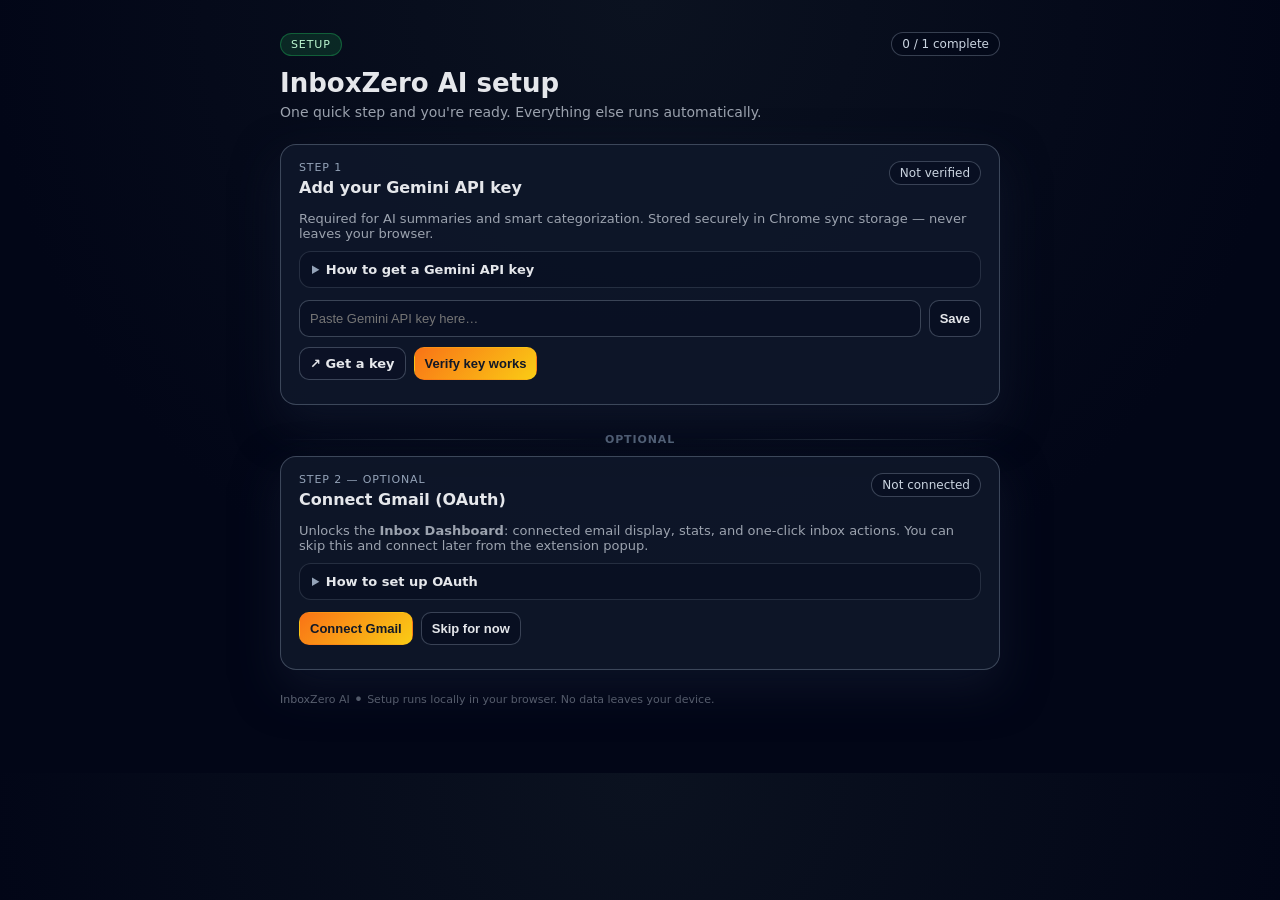
<file: onboarding/index.html>
<!DOCTYPE html>
<html lang="en">
<head>
  <meta charset="UTF-8">
  <title>InboxZero AI – Setup</title>
  <link rel="stylesheet" href="onboarding.css">
</head>
<body>
  <div class="page">
    <header class="hero">
      <div class="hero-top">
        <div class="hero-badge">Setup</div>
        <div id="progressPill" class="pill">0 / 1 complete</div>
      </div>
      <h1>InboxZero AI setup</h1>
      <p class="hero-sub">One quick step and you're ready. Everything else runs automatically.</p>
    </header>

    <main>
      <!-- STEP 1: Gemini API Key (active, required) -->
      <section id="stepGemini" class="card step-card">
        <div class="step-head">
          <div>
            <div class="step-kicker">Step 1</div>
            <h2>Add your Gemini API key</h2>
          </div>
          <div id="statusGemini" class="status pending">Not verified</div>
        </div>

        <p class="subtle">
          Required for AI summaries and smart categorization. Stored securely in Chrome sync storage — never leaves your browser.
        </p>

        <details class="details">
          <summary>How to get a Gemini API key</summary>
          <ol class="steps">
            <li>Open <a href="https://aistudio.google.com/app/apikey" target="_blank" rel="noreferrer">Google AI Studio – API Keys</a>.</li>
            <li>Sign in with any Google account.</li>
            <li>Click <strong>Create API key</strong> and copy it.</li>
            <li>Paste it below and click <strong>Save</strong>.</li>
            <li>Click <strong>Verify key works</strong> to complete setup.</li>
          </ol>
          <p class="hint">
            <strong>NO_API_KEY</strong> → click Save before verifying.<br>
            <strong>API error 4xx/5xx</strong> → key is invalid or rate-limited. Create a new one.
          </p>
        </details>

        <div class="input-row">
          <input id="geminiKeyInput" class="text-input" placeholder="Paste Gemini API key here…">
          <button id="btnSaveGeminiKey" class="btn">Save</button>
        </div>

        <div class="actions">
          <a class="btn link" href="https://aistudio.google.com/app/apikey" target="_blank" rel="noreferrer">↗ Get a key</a>
          <button id="btnTestGemini" class="btn primary">Verify key works</button>
        </div>
        <div id="msgGemini" class="msg"></div>
      </section>

      <!-- STEP 2: OAuth — Optional -->
      <div class="optional-step-wrapper">
        <div class="divider-optional">
          <div class="divider-line"></div>
          <div class="divider-label">Optional</div>
          <div class="divider-line"></div>
        </div>

        <section id="stepOAuth" class="card step-card oauth-card">
          <div class="step-head">
            <div>
              <div class="step-kicker">Step 2 — Optional</div>
              <h2>Connect Gmail (OAuth)</h2>
            </div>
            <div id="statusOAuth" class="status pending">Not connected</div>
          </div>

          <p class="subtle">
            Unlocks the <strong>Inbox Dashboard</strong>: connected email display, stats, and one-click inbox actions. You can skip this and connect later from the extension popup.
          </p>

          <details class="details">
            <summary>How to set up OAuth</summary>
            <ol class="steps">
              <li>Create a project in <a href="https://console.cloud.google.com/" target="_blank" rel="noreferrer">Google Cloud Console</a>.</li>
              <li>Enable <strong>Gmail API</strong> for that project.</li>
              <li>Set up the <strong>OAuth consent screen</strong> (External, Testing mode, add your Gmail as test user).</li>
              <li>Create an OAuth client ID for <strong>Chrome Extension</strong>.</li>
              <li>Paste your extension ID from <code>chrome://extensions</code> as the Item ID.</li>
              <li>Copy the OAuth <strong>Client ID</strong> into <code>manifest.json</code> under <code>oauth2.client_id</code>.</li>
              <li>Reload the extension, then click <strong>Connect Gmail</strong> below.</li>
            </ol>
          </details>

          <div class="actions">
            <button id="btnConnectOAuth" class="btn primary">Connect Gmail</button>
            <button id="btnDisconnectOAuth" class="btn hidden">Disconnect</button>
            <button id="btnSkipOAuth" class="btn">Skip for now</button>
          </div>
          <div id="msgOAuth" class="msg"></div>
        </section>
      </div>

      <!-- Done card -->
      <section id="doneCard" class="card done-card hidden">
        <div class="done-top">
          <div class="status success">✓ All set</div>
          <div class="pill">1 / 1 complete</div>
        </div>
        <h2>Setup complete</h2>
        <p class="subtle">Your Gemini key is verified. Open Gmail and InboxZero AI will enhance every email automatically.</p>
        <div class="actions">
          <a href="https://mail.google.com/" target="_blank" rel="noreferrer" class="btn primary">Open Gmail →</a>
        </div>
        <div class="hint">Tip: Pin the extension to your toolbar so the dashboard is one click away.</div>
      </section>
    </main>

    <footer class="footer">
      <span>InboxZero AI</span>
      <span class="dot">•</span>
      <span>Setup runs locally in your browser. No data leaves your device.</span>
    </footer>
  </div>

  <script src="onboarding.js"></script>
</body>
</html>
</file>
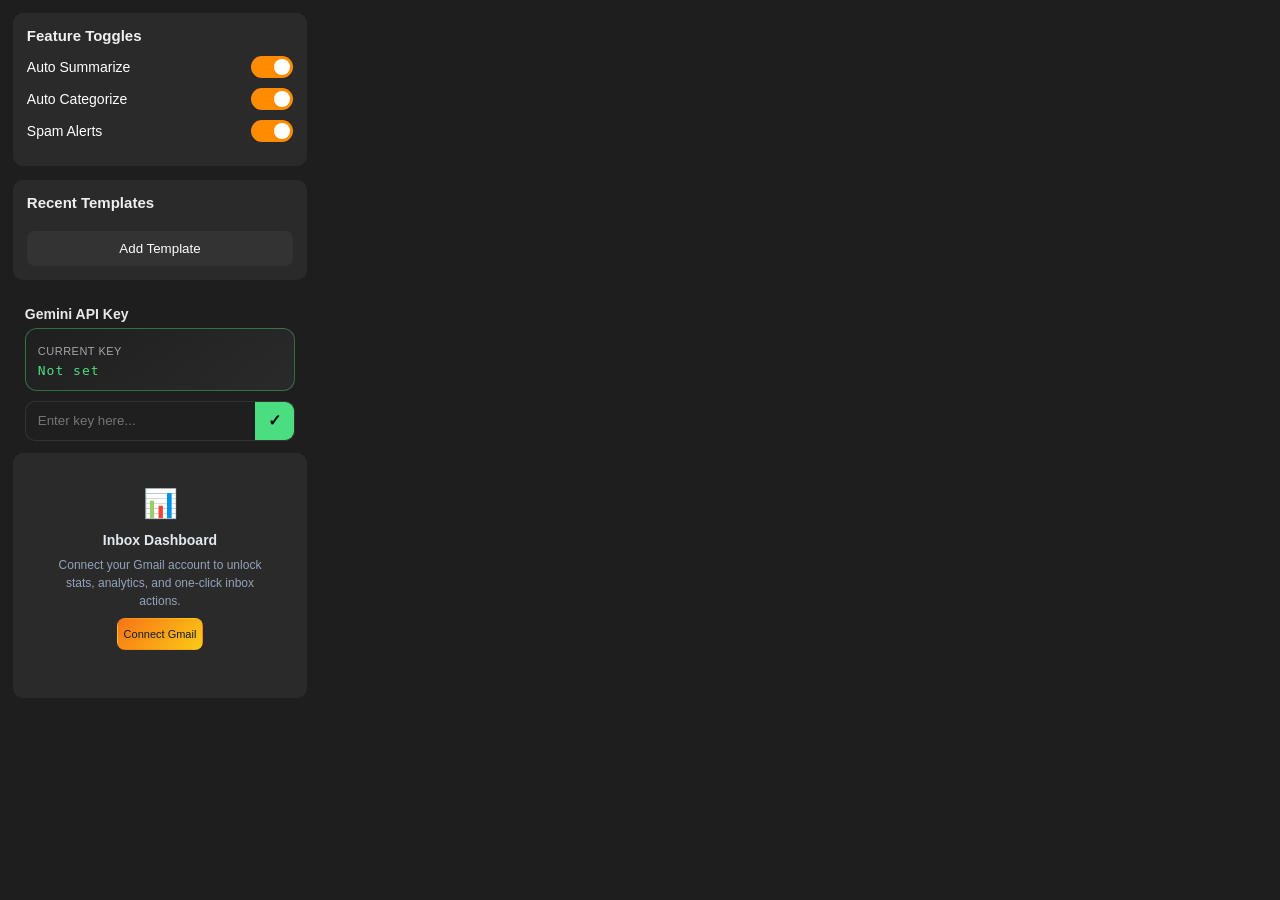
<file: popup/popup.html>
<!DOCTYPE html>
<html lang="en">
<head>
    <meta charset="UTF-8">
    <title>InboxZero AI</title>
    <link rel="stylesheet" href="popup.css">
</head>
<body>
    <div class="container">

        <!-- FEATURE TOGGLES -->
        <div class="section">
            <h2>Feature Toggles</h2>
            <div class="toggle-row">
                <span>Auto Summarize</span>
                <label class="switch">
                    <input type="checkbox" id="toggleSummarize" checked>
                    <span class="slider"></span>
                </label>
            </div>
            <div class="toggle-row">
                <span>Auto Categorize</span>
                <label class="switch">
                    <input type="checkbox" id="toggleCategorize" checked>
                    <span class="slider"></span>
                </label>
            </div>
            <div class="toggle-row">
                <span>Spam Alerts</span>
                <label class="switch">
                    <input type="checkbox" id="toggleSpam" checked>
                    <span class="slider"></span>
                </label>
            </div>
        </div>

        <!-- TEMPLATES -->
        <div class="section">
            <h2>Recent Templates</h2>
            <div class="template-list" id="templateList"></div>
            <div class="template-area">
                <button class="template-btn" id="addTemplateBtn">Add Template</button>
                <div class="template-wrap" id="addTemplateWrap">
                    <input id="templateInput" class="template-input" placeholder="Type template text here...">
                    <button class="template-send" id="saveTemplate">✓</button>
                    <button class="template-cancel" id="cancelTemplate">✕</button>
                </div>
            </div>
        </div>

        <!-- API KEY -->
        <div class="api-section">
            <div class="api-header">
                <h3>Gemini API Key</h3>
            </div>
            <div id="keyContainer" class="key-container">
                <span class="key-label">Current Key</span>
                <div id="keyDisplay" class="key-display">Not set</div>
            </div>
            <div class="api-input-row">
                <input id="apiInput" class="api-input" placeholder="Enter key here...">
                <button id="saveKey" class="api-send">✓</button>
            </div>
        </div>

        <!-- DASHBOARD (OAuth-gated) -->
        <div class="section popup-oauth-section" id="dashboardSection">

            <!-- OAuth connect prompt — shown when not connected -->
            <div id="oauthGate" class="oauth-gate">
                <div class="oauth-gate-icon">📊</div>
                <div class="oauth-gate-title">Inbox Dashboard</div>
                <div class="oauth-gate-sub">Connect your Gmail account to unlock stats, analytics, and one-click inbox actions.</div>
                <button id="btnPopupConnect" class="qa-btn primary">Connect Gmail</button>
                <div id="msgPopupOAuth" class="dashboard-status"></div>
            </div>

            <!-- Dashboard — shown when OAuth is connected -->
            <div id="dashboardContent" class="hidden">
                <div class="dashboard-header-row">
                    <h2>Inbox Dashboard</h2>
                    <button id="btnPopupDisconnect" class="qa-btn small">Disconnect</button>
                </div>

                <div class="account-row">
                    <div class="account-left">
                        <div class="metric-label">Connected Gmail</div>
                        <div id="connectedEmail" class="account-email">--</div>
                    </div>
                    <button id="switchGmailBtn" class="qa-btn">Switch account</button>
                </div>

                <div class="metrics-grid">
                    <div class="metric-card">
                        <div class="metric-label">Emails processed</div>
                        <div id="metricEmailsProcessed" class="metric-value">--</div>
                        <div id="metricAutoHandled" class="metric-sub">--% auto‑handled</div>
                    </div>
                    <div class="metric-card">
                        <div class="metric-label">This week</div>
                        <div id="metricWeekReceived" class="metric-value">-- received</div>
                        <div id="metricWeekSent" class="metric-sub">-- sent</div>
                    </div>
                    <div class="metric-card">
                        <div class="metric-label">Noise handled</div>
                        <div id="metricSpam" class="metric-value">-- spam</div>
                        <div id="metricTrash" class="metric-sub">-- moved to trash</div>
                    </div>
                </div>

                <div class="ai-panel">
                    <div class="ai-panel-header">
                        <span class="ai-title">Here's what you missed today</span>
                        <span id="aiSummaryStatus" class="ai-status">Idle</span>
                    </div>
                    <div id="aiSummaryBody" class="ai-body">
                        Click "Summarize today's emails" below to generate a digest.
                    </div>
                </div>

                <div class="quick-actions">
                    <button id="actionArchiveNewsletters" class="qa-btn">Archive all newsletters</button>
                    <button id="actionSummarizeToday" class="qa-btn primary">Summarize today's emails</button>
                    <button id="actionShowUrgent" class="qa-btn">Show only urgent</button>
                    <button id="actionAutoUnsub" class="qa-btn">Auto‑unsubscribe suggestions</button>
                    <button id="actionAutoDeleteOld" class="qa-btn">Auto‑delete old irrelevant</button>
                </div>

                <div id="dashboardStatus" class="dashboard-status"></div>
            </div>
        </div>

    </div>
    <script src="popup.js"></script>
</body>
</html>
</file>
<file: onboarding/onboarding.css>
body {
  margin: 0;
  font-family: system-ui, -apple-system, BlinkMacSystemFont, "SF Pro Text", Roboto, sans-serif;
  background: radial-gradient(circle at top, #0b1220, #020617 65%);
  color: #e5e7eb;
}

.page {
  max-width: 720px;
  margin: 32px auto;
  padding: 0 16px 32px;
}

.hero {
  margin-bottom: 24px;
}

.hero-top {
  display: flex;
  align-items: center;
  justify-content: space-between;
  gap: 10px;
}

.hero-badge {
  display: inline-flex;
  align-items: center;
  padding: 4px 10px;
  border-radius: 999px;
  font-size: 11px;
  letter-spacing: 0.08em;
  text-transform: uppercase;
  background: rgba(34, 197, 94, 0.15);
  color: #bbf7d0;
  border: 1px solid rgba(34, 197, 94, 0.35);
}

.pill {
  display: inline-flex;
  align-items: center;
  padding: 4px 10px;
  border-radius: 999px;
  font-size: 12px;
  color: #cbd5e1;
  border: 1px solid rgba(148, 163, 184, 0.35);
  background: rgba(2, 6, 23, 0.35);
}

.hero h1 {
  margin: 12px 0 6px;
  font-size: 26px;
  font-weight: 650;
}

.hero-sub {
  margin: 0;
  font-size: 14px;
  color: #9ca3af;
}

main {
  display: flex;
  flex-direction: column;
  gap: 16px;
}

.card {
  background: rgba(15, 23, 42, 0.92);
  border-radius: 16px;
  border: 1px solid rgba(148, 163, 184, 0.35);
  padding: 16px 18px 14px;
  box-shadow:
    0 18px 45px rgba(15, 23, 42, 0.8),
    0 0 0 1px rgba(15, 23, 42, 0.9) inset;
}

.card h2 {
  margin: 0 0 8px;
  font-size: 16px;
  font-weight: 600;
}

.step-card {
  position: relative;
}

.step-head {
  display: flex;
  align-items: flex-start;
  justify-content: space-between;
  gap: 10px;
  margin-bottom: 6px;
}

.step-kicker {
  font-size: 11px;
  color: #94a3b8;
  text-transform: uppercase;
  letter-spacing: 0.08em;
  margin-bottom: 4px;
}

.status {
  display: inline-flex;
  align-items: center;
  padding: 4px 10px;
  border-radius: 999px;
  font-size: 12px;
  border: 1px solid rgba(148, 163, 184, 0.35);
  color: #cbd5e1;
  background: rgba(2, 6, 23, 0.35);
  white-space: nowrap;
}

.status.pending {
  border-color: rgba(148, 163, 184, 0.35);
  color: #cbd5e1;
}

.status.success {
  border-color: rgba(34, 197, 94, 0.45);
  background: rgba(34, 197, 94, 0.12);
  color: #bbf7d0;
}

.status.error {
  border-color: rgba(239, 68, 68, 0.5);
  background: rgba(239, 68, 68, 0.12);
  color: #fecaca;
}

.subtle {
  margin: 0 0 10px;
  font-size: 13px;
  color: #9ca3af;
}

.details {
  margin: 10px 0 12px;
  border-radius: 12px;
  border: 1px solid rgba(148, 163, 184, 0.2);
  background: rgba(2, 6, 23, 0.25);
  padding: 10px 12px;
}

.details summary {
  cursor: pointer;
  font-size: 13px;
  color: #e5e7eb;
  font-weight: 600;
}

.details summary::marker {
  color: #94a3b8;
}

.actions {
  display: flex;
  gap: 8px;
  flex-wrap: wrap;
  align-items: center;
}

.btn {
  appearance: none;
  border: 1px solid rgba(148, 163, 184, 0.35);
  background: rgba(2, 6, 23, 0.35);
  color: #e5e7eb;
  border-radius: 10px;
  padding: 8px 10px;
  font-size: 13px;
  font-weight: 600;
  cursor: pointer;
  text-decoration: none;
  display: inline-flex;
  align-items: center;
  justify-content: center;
  gap: 6px;
}

.btn:hover {
  filter: brightness(1.05);
}

.btn:disabled {
  opacity: 0.55;
  cursor: not-allowed;
}

.btn.primary {
  border-color: transparent;
  background: linear-gradient(135deg, #f97316, #facc15);
  color: #111827;
}

.btn.link {
  background: rgba(2, 6, 23, 0.15);
}

.input-row {
  display: grid;
  grid-template-columns: 1fr auto;
  gap: 8px;
  margin: 10px 0 10px;
}

.text-input {
  width: 100%;
  border-radius: 10px;
  border: 1px solid rgba(148, 163, 184, 0.35);
  background: rgba(2, 6, 23, 0.25);
  color: #e5e7eb;
  padding: 10px 10px;
  font-size: 13px;
  outline: none;
  box-sizing: border-box;
}

.text-input:focus {
  border-color: rgba(56, 189, 248, 0.6);
  box-shadow: 0 0 0 3px rgba(56, 189, 248, 0.12);
}

.msg {
  margin-top: 10px;
  font-size: 12px;
  color: #9ca3af;
  white-space: pre-wrap;
}

.msg.ok {
  color: #bbf7d0;
}

.msg.err {
  color: #fecaca;
}

.msg.warn {
  color: #fde68a;
}

.disabled {
  opacity: 0.6;
  pointer-events: none;
  filter: grayscale(0.2);
}

.done-card {
  border-color: rgba(34, 197, 94, 0.35);
}

.done-top {
  display: flex;
  justify-content: space-between;
  align-items: center;
  gap: 10px;
  margin-bottom: 8px;
}

.hidden {
  display: none !important;
}

.steps {
  padding-left: 20px;
  margin: 6px 0 4px;
  font-size: 14px;
  color: #e5e7eb;
}

.steps li {
  margin-bottom: 4px;
}

.steps ul {
  margin: 4px 0 0;
  padding-left: 18px;
  font-size: 13px;
  color: #cbd5f5;
}

.hint {
  margin: 6px 0 0;
  font-size: 12px;
  color: #9ca3af;
}

a {
  color: #38bdf8;
  text-decoration: none;
}

a:hover {
  text-decoration: underline;
}

.feature-list {
  margin: 4px 0 0;
  padding-left: 18px;
  font-size: 14px;
  color: #e5e7eb;
}

.feature-list li {
  margin-bottom: 4px;
}

.footer {
  margin-top: 20px;
  font-size: 11px;
  color: #6b7280;
  display: flex;
  align-items: center;
  gap: 4px;
}

.dot {
  font-size: 16px;
}

@media (max-width: 640px) {
  .page {
    margin-top: 20px;
  }
  .input-row {
    grid-template-columns: 1fr;
  }
}


/* ── Coming-Soon wrapper & divider ─────────────────────────── */
.optional-step-wrapper {
  display: flex;
  flex-direction: column;
  gap: 0;
}

.divider-optional {
  display: flex;
  align-items: center;
  gap: 10px;
  padding: 12px 0 10px;
}

.divider-label {
  font-size: 11px;
  font-weight: 600;
  letter-spacing: 0.08em;
  text-transform: uppercase;
  color: #64748b;
  white-space: nowrap;
  padding: 0 4px;
}

.divider-line {
  flex: 1;
  height: 1px;
  background: linear-gradient(90deg, transparent, rgba(148,163,184,0.25), transparent);
}

/* ── OAuth card — fully interactive when not connected ──── */
.oauth-card {
  position: relative;
  overflow: hidden;
}
</file>
<file: popup/popup.css>
body {
    margin: 0;
    width: 320px;
    font-family: Arial, sans-serif;
    background: #1e1e1e;
    color: #fff;
    border-radius: 3mm;
}

.container {
    padding: 1vw;
}

.section {
    background: #2a2a2a;
    border-radius: 10px;
    padding: 14px;
    margin-bottom: 14px;
}

.section h2 {
    margin: 0 0 12px;
    font-size: 15px;
    font-weight: 600;
    color: #f0f0f0;
}

.toggle-row {
    display: flex;
    justify-content: space-between;
    align-items: center;
    margin: 10px 0;
    font-size: 14px;
}

/* SWITCH */
.switch {
    position: relative;
    width: 42px;
    height: 22px;
}

.switch input {
    display: none;
}

.slider {
    position: absolute;
    inset: 0;
    background: #555;
    border-radius: 34px;
    transition: .35s;
    cursor: pointer;
}

.slider:before {
    content: "";
    position: absolute;
    height: 16px;
    width: 16px;
    left: 3px;
    bottom: 3px;
    background: white;
    border-radius: 50%;
    transition: .35s;
}

input:checked+.slider {
    background: #ff8c00;
}

input:checked+.slider:before {
    transform: translateX(20px);
}

/* TEMPLATE LIST */
.template-list {
    max-height: 140px;
    overflow-y: auto;
    padding-right: 4px;
}

.template-box {
    position: relative;
    background: #333;
    border-radius: 8px;
    padding: 10px;
    margin-bottom: 8px;
    font-size: 13px;
    white-space: nowrap;
    overflow: hidden;
    text-overflow: ellipsis;
    cursor: pointer;
    transition: background .2s, box-shadow .25s, font-weight .2s, border .2s;
    border: 1px solid transparent;
}

.template-box::after {
    content: "";
    position: absolute;
    top: 0;
    left: -100%;
    width: 60%;
    height: 100%;
    background: linear-gradient(120deg,
            transparent,
            rgba(255, 255, 255, .18),
            transparent);
    transition: left 1.5s ease;
}

.template-box:hover {
    background: #3d3d3d;
    font-weight: bold;
    box-shadow: 0 0 8px rgba(255, 255, 255, .12);
    border: 1px solid rgba(255, 255, 255, .08);
}

.template-box:hover::after {
    left: 140%;
}

/* Scrollbar */
.template-list::-webkit-scrollbar {
    width: 6px;
}

.template-list::-webkit-scrollbar-thumb {
    background: #555;
    border-radius: 6px;
}

/* Stats */
.placeholder {
    font-size: 13px;
    color: #bbb;
}

/* DASHBOARD */
.metrics-grid {
    display: grid;
    grid-template-columns: repeat(3, minmax(0, 1fr));
    gap: 8px;
    margin-bottom: 10px;
}

.metric-card {
    background: #222;
    border-radius: 8px;
    padding: 8px;
    border: 1px solid rgba(255,255,255,0.06);
}

.metric-label {
    font-size: 11px;
    text-transform: uppercase;
    letter-spacing: .05em;
    color: #999;
    margin-bottom: 4px;
}

.metric-value {
    font-size: 16px;
    font-weight: 700;
    color: #f5f5f5;
}

.metric-sub {
    font-size: 11px;
    color: #bbb;
}

.ai-panel {
    margin-top: 8px;
    padding: 10px;
    border-radius: 10px;
    background: radial-gradient(circle at top left, #374151, #111827);
    border: 1px solid rgba(148, 163, 184, 0.6);
}

.ai-panel-header {
    display: flex;
    justify-content: space-between;
    align-items: center;
    margin-bottom: 6px;
}

.ai-title {
    font-size: 12px;
    font-weight: 600;
    color: #e5e7eb;
}

.ai-status {
    font-size: 11px;
    color: #9ca3af;
}

.ai-body {
    font-size: 12px;
    color: #e5e7eb;
    white-space: pre-line;
}

.quick-actions {
    margin-top: 10px;
    display: grid;
    grid-template-columns: repeat(2, minmax(0, 1fr));
    gap: 6px;
}

.qa-btn {
    background: #27272a;
    border-radius: 8px;
    border: 1px solid rgba(255,255,255,0.06);
    color: #f9fafb;
    font-size: 11px;
    padding: 8px 6px;
    cursor: pointer;
    text-align: left;
    line-height: 1.3;
}

.qa-btn.primary {
    background: linear-gradient(135deg, #f97316, #facc15);
    color: #111827;
    border-color: transparent;
}

.qa-btn:hover {
    filter: brightness(1.08);
}

.dashboard-status {
    margin-top: 6px;
    font-size: 11px;
    color: #9ca3af;
}

.account-row {
    display: flex;
    justify-content: space-between;
    align-items: center;
    gap: 8px;
    margin-bottom: 10px;
}

.account-left {
    min-width: 0;
}

.account-email {
    font-size: 12px;
    color: #e5e7eb;
    white-space: nowrap;
    overflow: hidden;
    text-overflow: ellipsis;
    max-width: 200px;
}

/* API */
.template-area {
    margin-top: 8px;
}

.template-btn {
    width: 100%;
    background: #333;
    border: none;
    padding: 10px;
    border-radius: 8px;
    color: white;
    cursor: pointer;
    transition: .2s;
}

.api-btn:hover {
    background: #444;
}

.template-wrap {
    display: none;
    position: relative;
}

.template-send {
    position: absolute;
    right: 6px;
    top: 50%;
    transform: translateY(-50%);
    border: none;
    background: #ff8c00;
    color: white;
    font-size: 11px;
    padding: 4px 7px;
    border-radius: 5px;
    cursor: pointer;
}

/* delete icon */
.template-delete {
    position: absolute;
    right: 8px;
    top: 50%;
    transform: translateY(-50%);
    font-size: 12px;
    opacity: .6;
    cursor: pointer;
}

.template-delete:hover {
    opacity: 1;
}

/* empty state */
.no-templates {
    text-align: center;
    color: #888;
    font-size: 13px;
    padding: 10px 0;
}

.template-cancel {
    position: absolute;
    right: 34px;
    top: 50%;
    transform: translateY(-50%);
    border: none;
    background: #e74c3c;
    color: white;
    font-size: 11px;
    padding: 4px 7px;
    border-radius: 5px;
    cursor: pointer;
}

#addTemplateWrap {
    display: none;
}

.current-key {
    margin-top: 6px;
    font-size: 12px;
    color: #aaa;
    word-break: break-all;
    opacity: .85;
    color: #cc3333;
}

.current-key span {
    color: #fff;
    font-weight: bold;
}

.api-section {
    padding: 12px;
}

.api-header h3 {
    margin: 0 0 6px 0;
    font-size: 14px;
    font-weight: 600;
    opacity: 0.9;
}

/* Base key container styling */
.key-container {
    margin-bottom: 10px;
    padding: 12px;
    border-radius: 12px;
    background: linear-gradient(145deg, #1f1f1f, #2a2a2a);
    border: 1px solid rgba(74, 222, 128, 0.4);
    cursor: pointer;
    transition: all 0.2s ease;

    /* Always pulsing */
    animation: keyPulse 2.8s ease-in-out infinite;
}

/* Faster + stronger pulse on hover */
.key-container:hover {
    animation: keyPulseHover 1.2s ease-in-out infinite;
    border: 1px solid #4ade80;
}

/* Normal pulse */
@keyframes keyPulse {
    0% {
        box-shadow: 0 0 0px rgba(74, 222, 128, 0.2);
    }

    50% {
        box-shadow:
            0 0 10px rgba(74, 222, 128, 0.6),
            0 0 25px rgba(74, 222, 128, 0.3);
    }

    100% {
        box-shadow: 0 0 0px rgba(74, 222, 128, 0.2);
    }
}

/* Faster, stronger hover pulse */
@keyframes keyPulseHover {
    0% {
        box-shadow: 0 0 5px rgba(74, 222, 128, 0.5);
    }

    50% {
        box-shadow:
            0 0 18px rgba(74, 222, 128, 1),
            0 0 35px rgba(74, 222, 128, 0.7);
    }

    100% {
        box-shadow: 0 0 5px rgba(74, 222, 128, 0.5);
    }
}

.key-label {
    font-size: 11px;
    opacity: 0.6;
    letter-spacing: 0.5px;
    text-transform: uppercase;
}

.key-display {
    margin-top: 4px;
    font-family: monospace;
    font-size: 13px;
    word-break: break-all;
    color: #4ade80;
    /* soft green */
    letter-spacing: 1px;
}

.api-input-row {
    display: grid;
    grid-template-columns: 1fr 40px;
    gap: 0; /* remove separation */
    margin-top: 10px;
}

.api-input {
    height: 40px;
    padding: 0 12px;

    border: 1px solid #333;
    border-right: none;
    border-radius: 10px 0 0 10px;

    background: #1f1f1f;
    color: white;
    box-sizing: border-box;
}

.api-send {
    height: 40px;
    width: 40px;

    border: 1px solid #333;
    border-left: none;
    border-radius: 0 10px 10px 0;

    background: #4ade80;
    color: #111;
    font-weight: bold;
    font-size: 16px;

    display: flex;
    align-items: center;
    justify-content: center;

    cursor: pointer;
    transition: background 0.2s ease;
}

.api-send:hover {
    background: #22c55e;
}
/* ── Popup OAuth lock divider ─────────────────────────────── */
/* ── Popup OAuth-gated Dashboard section ─────────────────── */
.popup-oauth-section {
    position: relative;
}

/* OAuth gate — connect prompt */
.oauth-gate {
    display: flex;
    flex-direction: column;
    align-items: center;
    gap: 8px;
    padding: 20px 12px;
    text-align: center;
}

.oauth-gate-icon {
    font-size: 28px;
    margin-bottom: 4px;
}

.oauth-gate-title {
    font-size: 14px;
    font-weight: 600;
    color: #e2e8f0;
}

.oauth-gate-sub {
    font-size: 12px;
    color: #94a3b8;
    line-height: 1.5;
    max-width: 220px;
}

.dashboard-header-row {
    display: flex;
    align-items: center;
    justify-content: space-between;
    margin-bottom: 8px;
}

.dashboard-header-row h2 {
    margin: 0;
}

.qa-btn.small {
    font-size: 10px;
    padding: 3px 8px;
}

.hidden {
    display: none !important;
}
</file>
